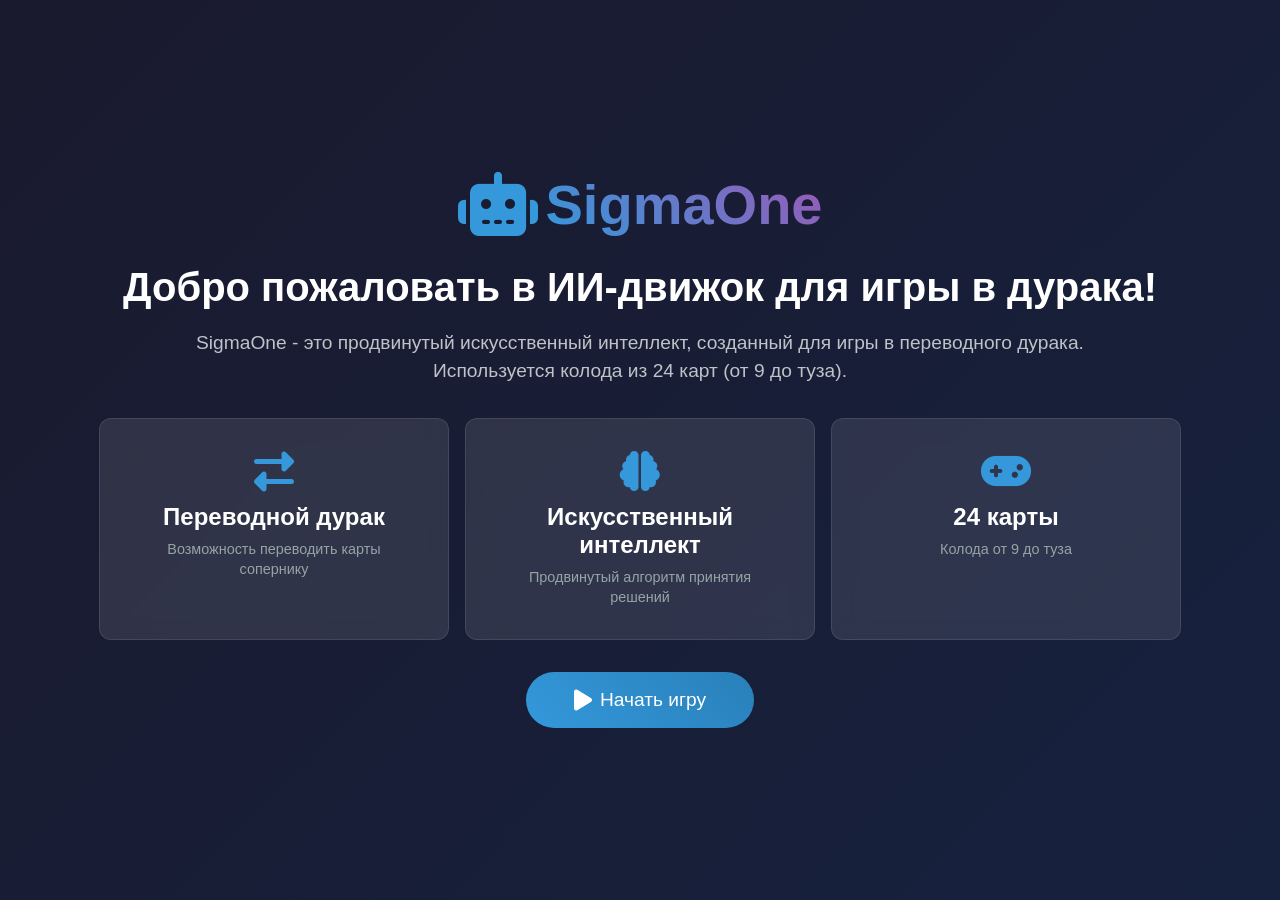
<file: assets/index.html>
<!DOCTYPE html>
<html lang="ru">
<head>
    <meta charset="UTF-8">
    <meta name="viewport" content="width=device-width, initial-scale=1.0">
    <title>SigmaOne - ИИ для игры в дурака</title>
    <link rel="stylesheet" href="/assets/style.css">
    <link rel="stylesheet" href="https://cdnjs.cloudflare.com/ajax/libs/font-awesome/6.4.0/css/all.min.css">
</head>
<body>
    <!-- Экран приветствия -->
    <div id="welcome-screen" class="screen active">
        <div class="welcome-container">
            <div class="logo">
                <i class="fas fa-robot"></i>
                <h1>SigmaOne</h1>
            </div>
            <div class="welcome-content">
                <h2>Добро пожаловать в ИИ-движок для игры в дурака!</h2>
                <p class="description">
                    SigmaOne - это продвинутый искусственный интеллект, созданный для игры в переводного дурака.
                    <br>Используется колода из 24 карт (от 9 до туза).
                </p>
                <div class="game-info">
                    <div class="info-card">
                        <i class="fas fa-exchange-alt"></i>
                        <h3>Переводной дурак</h3>
                        <p>Возможность переводить карты сопернику</p>
                    </div>
                    <div class="info-card">
                        <i class="fas fa-brain"></i>
                        <h3>Искусственный интеллект</h3>
                        <p>Продвинутый алгоритм принятия решений</p>
                    </div>
                    <div class="info-card">
                        <i class="fas fa-gamepad"></i>
                        <h3>24 карты</h3>
                        <p>Колода от 9 до туза</p>
                    </div>
                </div>
                <button id="start-game" class="btn-primary">
                    <i class="fas fa-play"></i> Начать игру
                </button>
            </div>
        </div>
    </div>

    <!-- Игровой стол -->
    <div id="game-screen" class="screen">
        <!-- Загрузочный экран -->
        <div id="loading-overlay" class="overlay hidden">
            <div class="loading-content">
                <div class="spinner"></div>
                <h3>ИИ думает...</h3>
                <div class="progress-container">
                    <div class="progress-bar" id="progress-bar"></div>
                </div>
                <p id="progress-text">Попытка 1 из 100</p>
            </div>
        </div>

        <!-- Игровой интерфейс -->
        <div class="game-container">
            <!-- Верхняя панель -->
            <div class="top-panel">
                <div class="player-info opponent-info">
                    <div class="avatar">
                        <i class="fas fa-robot"></i>
                    </div>
                    <div class="info">
                        <h3>SigmaOne AI</h3>
                        <div class="card-count" id="ai-card-count">6 карт</div>
                    </div>
                </div>

                <div class="deck-area">
                    <div class="deck-container">
                        <div class="trump-card" id="trump-card">
                            <!-- Козырная карта/эмодзи -->
                        </div>
                        <div class="deck-count" id="deck-count">24</div>
                    </div>
                    <div class="bat-pile" id="bat-pile">
                        <!-- Бито -->
                    </div>
                </div>

                <div class="game-controls">
                    <button id="surrender-btn" class="btn-secondary">
                        <i class="fas fa-flag"></i> Сдаться
                    </button>
                    <button id="new-game-btn" class="btn-secondary">
                        <i class="fas fa-redo"></i> Новая игра
                    </button>
                </div>
            </div>

            <!-- Игровой стол -->
            <div class="table">
                <div class="desk-grid" id="desk-grid">
                    <!-- 3x2 сетка для карт на столе -->
                    <div class="desk-cell" data-index="0"></div>
                    <div class="desk-cell" data-index="1"></div>
                    <div class="desk-cell" data-index="2"></div>
                    <div class="desk-cell" data-index="3"></div>
                    <div class="desk-cell" data-index="4"></div>
                    <div class="desk-cell" data-index="5"></div>
                </div>
            </div>

            <!-- Нижняя панель -->
            <div class="bottom-panel">
                <div class="player-info player-info-bottom">
                    <div class="avatar">
                        <i class="fas fa-user"></i>
                    </div>
                    <div class="info">
                        <h3>Игрок</h3>
                        <div class="card-count" id="player-card-count">6 карт</div>
                    </div>
                </div>

                <div class="hand-container" id="hand-container">
                    <!-- Карты игрока -->
                </div>

                <div class="action-buttons">
                    <button id="action-btn" class="btn-primary hidden">
                        <!-- Динамическая кнопка действия -->
                    </button>
                    <button id="transfer-btn" class="btn-secondary hidden">
                        <i class="fas fa-exchange-alt"></i> Перевести
                    </button>
                    <button id="defend-btn" class="btn-secondary hidden">
                        <i class="fas fa-shield-alt"></i> Отбить
                    </button>
                </div>
            </div>
        </div>
    </div>

    <script src="/assets/state.js"></script>
    <script src="/assets/script.js"></script>
</body>
</html>
</file>
<file: assets/style.css>
/* Обновленный адаптивный CSS */
* {
    margin: 0;
    padding: 0;
    box-sizing: border-box;
}

:root {
    --primary-color: #2c3e50;
    --secondary-color: #3498db;
    --accent-color: #e74c3c;
    --success-color: #27ae60;
    --background-color: #1a1a2e;
    --card-color: #ecf0f1;
    --text-color: #ffffff;
    --shadow: 0 4px 6px rgba(0, 0, 0, 0.3);
}

body {
    font-family: 'Segoe UI', Tahoma, Geneva, Verdana, sans-serif;
    background: linear-gradient(135deg, #1a1a2e 0%, #16213e 100%);
    color: var(--text-color);
    min-height: 100vh;
    overflow-x: hidden;
}

/* Экраны */
.screen {
    display: none;
    min-height: 100vh;
    width: 100%;
    overflow-x: hidden;
}

.screen.active {
    display: block;
}

/* Экран приветствия - ОБНОВЛЕНО */
.welcome-container {
    max-width: 100vw;
    margin: 0 auto;
    padding: 1rem;
    min-height: 100vh;
    display: flex;
    flex-direction: column;
    justify-content: center;
    align-items: center;
    overflow-y: auto;
}

.logo {
    display: flex;
    align-items: center;
    gap: 0.5rem;
    margin-bottom: 1.5rem;
    flex-wrap: wrap;
    justify-content: center;
}

.logo i {
    font-size: clamp(2.5rem, 6vw, 4rem);
    color: var(--secondary-color);
}

.logo h1 {
    font-size: clamp(2rem, 5vw, 3.5rem);
    background: linear-gradient(45deg, #3498db, #9b59b6);
    -webkit-background-clip: text;
    -webkit-text-fill-color: transparent;
    text-align: center;
}

.welcome-content {
    text-align: center;
    max-width: 90vw;
    width: 100%;
}

.welcome-content h2 {
    font-size: clamp(1.5rem, 4vw, 2.5rem);
    margin-bottom: 1rem;
    color: var(--text-color);
    line-height: 1.3;
}

.description {
    font-size: clamp(1rem, 2.5vw, 1.2rem);
    line-height: 1.5;
    margin-bottom: 2rem;
    color: #bdc3c7;
    padding: 0 1rem;
}

.game-info {
    display: flex;
    gap: 1rem;
    margin-bottom: 2rem;
    flex-wrap: wrap;
    justify-content: center;
    width: 100%;
    max-width: 1200px;
}

.info-card {
    background: rgba(255, 255, 255, 0.1);
    border-radius: 12px;
    padding: clamp(1rem, 3vw, 2rem);
    flex: 1 1 250px;
    min-width: 200px;
    max-width: 350px;
    backdrop-filter: blur(10px);
    border: 1px solid rgba(255, 255, 255, 0.1);
    transition: transform 0.3s ease;
}

.info-card:hover {
    transform: translateY(-5px);
}

.info-card i {
    font-size: clamp(1.8rem, 4vw, 2.5rem);
    color: var(--secondary-color);
    margin-bottom: 0.75rem;
}

.info-card h3 {
    font-size: clamp(1.2rem, 2.5vw, 1.5rem);
    margin-bottom: 0.5rem;
}

.info-card p {
    color: #95a5a6;
    font-size: clamp(0.8rem, 1.8vw, 0.9rem);
    line-height: 1.4;
}

.btn-primary {
    background: linear-gradient(45deg, #3498db, #2980b9);
    color: white;
    border: none;
    padding: clamp(0.75rem, 2vw, 1rem) clamp(1.5rem, 4vw, 3rem);
    font-size: clamp(1rem, 2vw, 1.2rem);
    border-radius: 50px;
    cursor: pointer;
    transition: all 0.3s ease;
    display: inline-flex;
    align-items: center;
    gap: 0.5rem;
    min-width: 200px;
    justify-content: center;
}

.btn-primary:hover {
    transform: translateY(-2px);
    box-shadow: var(--shadow);
}

.btn-primary i {
    font-size: clamp(1.2rem, 2.5vw, 1.5rem);
}

/* Игровой экран - ОБНОВЛЕНО */
.game-container {
    height: 100vh;
    max-height: 100vh;
    display: flex;
    flex-direction: column;
    background: url('assets/table.jpg') center/cover no-repeat;
    overflow: hidden;
}

/* Верхняя панель - ОБНОВЛЕНО */
.top-panel {
    display: flex;
    justify-content: space-between;
    align-items: center;
    padding: 0.5rem clamp(0.5rem, 2vw, 2rem);
    background: rgba(0, 0, 0, 0.8);
    backdrop-filter: blur(10px);
    border-bottom: 2px solid rgba(255, 255, 255, 0.1);
    flex-wrap: wrap;
    gap: 0.5rem;
    min-height: 80px;
}

.player-info {
    display: flex;
    align-items: center;
    gap: 0.5rem;
    flex: 1;
    min-width: 150px;
}

.avatar {
    width: clamp(40px, 8vw, 60px);
    height: clamp(40px, 8vw, 60px);
    border-radius: 50%;
    background: linear-gradient(45deg, #3498db, #9b59b6);
    display: flex;
    align-items: center;
    justify-content: center;
    font-size: clamp(1.2rem, 3vw, 2rem);
    flex-shrink: 0;
}

.opponent-info .avatar {
    background: linear-gradient(45deg, #e74c3c, #c0392b);
}

.info h3 {
    font-size: clamp(1rem, 2.5vw, 1.5rem);
    margin-bottom: 0.25rem;
}

.card-count {
    font-size: clamp(0.8rem, 2vw, 1.1rem);
    color: #95a5a6;
}

.deck-area {
    display: flex;
    flex-direction: column;
    align-items: center;
    gap: 0.5rem;
    flex: 1;
}

.deck-container {
    position: relative;
    width: clamp(60px, 10vw, 100px);
    height: clamp(80px, 14vw, 140px);
}

.trump-card {
    position: absolute;
    width: clamp(50px, 8vw, 70px);
    height: clamp(70px, 12vw, 100px);
    background: white;
    border-radius: 6px;
    transform: rotate(90deg);
    right: 0;
    top: 15px;
    display: flex;
    align-items: center;
    justify-content: center;
    font-size: clamp(1.2rem, 3vw, 2rem);
    box-shadow: var(--shadow);
    border: 2px solid var(--accent-color);
}

.deck-count {
    position: absolute;
    top: 0;
    left: 0;
    background: var(--accent-color);
    color: white;
    width: clamp(20px, 4vw, 30px);
    height: clamp(20px, 4vw, 30px);
    border-radius: 50%;
    display: flex;
    align-items: center;
    justify-content: center;
    font-weight: bold;
    font-size: clamp(0.7rem, 1.5vw, 1rem);
}

.bat-pile {
    width: clamp(50px, 8vw, 70px);
    height: clamp(70px, 12vw, 100px);
    background: url('assets/back.jpg') center/cover no-repeat;
    border-radius: 6px;
    box-shadow: var(--shadow);
    opacity: 0;
    transition: opacity 0.3s ease;
}

.bat-pile.visible {
    opacity: 1;
}

.game-controls {
    display: flex;
    gap: 0.5rem;
    flex: 1;
    justify-content: flex-end;
    flex-wrap: wrap;
}

/* Игровой стол - ОБНОВЛЕНО */
.table {
    flex: 1;
    display: flex;
    align-items: center;
    justify-content: center;
    padding: 1rem;
    overflow: hidden;
}

.desk-grid {
    display: grid;
    grid-template-columns: repeat(2, 1fr);
    grid-template-rows: repeat(3, 1fr);
    gap: clamp(0.5rem, 1.5vw, 1rem);
    width: 100%;
    max-width: min(600px, 90vw);
    height: min(400px, 60vh);
    position: relative;
}

.desk-cell {
    background: rgba(255, 255, 255, 0.05);
    border-radius: 8px;
    border: 2px dashed rgba(255, 255, 255, 0.1);
    position: relative;
    overflow: visible;
}

/* Нижняя панель - ОБНОВЛЕНО */
.bottom-panel {
    display: flex;
    justify-content: space-between;
    align-items: center;
    padding: 0.5rem clamp(0.5rem, 2vw, 2rem);
    background: rgba(0, 0, 0, 0.8);
    backdrop-filter: blur(10px);
    border-top: 2px solid rgba(255, 255, 255, 0.1);
    flex-wrap: wrap;
    gap: 0.5rem;
    min-height: 120px;
}

.player-info-bottom .avatar {
    background: linear-gradient(45deg, #2ecc71, #27ae60);
}

.hand-container {
    display: flex;
    gap: 0.5rem;
    padding: 0.5rem;
    min-height: clamp(100px, 15vh, 140px);
    align-items: center;
    overflow-x: auto;
    overflow-y: hidden;
    max-width: min(800px, 70vw);
    scrollbar-width: thin;
    scrollbar-color: var(--secondary-color) rgba(255, 255, 255, 0.1);
}

.hand-container::-webkit-scrollbar {
    height: 6px;
}

.hand-container::-webkit-scrollbar-track {
    background: rgba(255, 255, 255, 0.1);
    border-radius: 3px;
}

.hand-container::-webkit-scrollbar-thumb {
    background: var(--secondary-color);
    border-radius: 3px;
}

.card {
    width: clamp(60px, 10vw, 80px);
    height: clamp(90px, 15vw, 120px);
    border-radius: 6px;
    cursor: pointer;
    transition: all 0.3s ease;
    position: relative;
    box-shadow: var(--shadow);
    flex-shrink: 0;
}

.card:hover {
    transform: translateY(-10px);
}

.card.selected {
    transform: translateY(-20px);
    box-shadow: 0 8px 20px rgba(231, 76, 60, 0.5);
}

.card.back {
    background: url('assets/back.jpg') center/cover no-repeat;
}

.card-front {
    width: 100%;
    height: 100%;
    background: white;
    border-radius: 6px;
    position: relative;
    display: flex;
    flex-direction: column;
    align-items: center;
    justify-content: center;
    color: black;
    font-weight: bold;
    font-size: clamp(1rem, 2.5vw, 1.5rem);
}

.card-value {
    position: absolute;
    top: 3px;
    left: 3px;
    font-size: clamp(0.8rem, 2vw, 1.2rem);
}

.card-suit {
    font-size: clamp(1.2rem, 3vw, 2rem);
}

.action-buttons {
    display: flex;
    gap: 0.5rem;
    flex-wrap: wrap;
    justify-content: center;
}

.btn-secondary {
    background: rgba(255, 255, 255, 0.1);
    color: white;
    border: 1px solid rgba(255, 255, 255, 0.2);
    padding: clamp(0.5rem, 1.5vw, 0.75rem) clamp(1rem, 2.5vw, 1.5rem);
    border-radius: 50px;
    cursor: pointer;
    transition: all 0.3s ease;
    display: flex;
    align-items: center;
    gap: 0.3rem;
    font-size: clamp(0.8rem, 1.8vw, 1rem);
    min-width: 120px;
    justify-content: center;
}

.btn-secondary:hover {
    background: rgba(255, 255, 255, 0.2);
}

.btn-secondary i {
    font-size: clamp(0.9rem, 2vw, 1.2rem);
}

/* Загрузочный оверлей - ОБНОВЛЕНО */
.overlay {
    position: fixed;
    top: 0;
    left: 0;
    width: 100%;
    height: 100%;
    background: rgba(0, 0, 0, 0.9);
    display: flex;
    align-items: center;
    justify-content: center;
    z-index: 1000;
}

.overlay.hidden {
    display: none;
}

.loading-content {
    text-align: center;
    max-width: min(400px, 90vw);
    padding: clamp(1rem, 3vw, 2rem);
    background: rgba(255, 255, 255, 0.1);
    border-radius: 15px;
    backdrop-filter: blur(10px);
}

.spinner {
    width: clamp(40px, 8vw, 60px);
    height: clamp(40px, 8vw, 60px);
    border: 3px solid rgba(255, 255, 255, 0.1);
    border-top: 3px solid var(--secondary-color);
    border-radius: 50%;
    animation: spin 1s linear infinite;
    margin: 0 auto clamp(1rem, 2vw, 2rem);
}

@keyframes spin {
    0% { transform: rotate(0deg); }
    100% { transform: rotate(360deg); }
}

.loading-content h3 {
    font-size: clamp(1.2rem, 3vw, 1.8rem);
    margin-bottom: 1rem;
}

.progress-container {
    width: 100%;
    height: clamp(12px, 2vw, 20px);
    background: rgba(255, 255, 255, 0.1);
    border-radius: 6px;
    overflow: hidden;
    margin: 1rem 0;
}

.progress-bar {
    height: 100%;
    background: linear-gradient(90deg, #3498db, #9b59b6);
    width: 0%;
    transition: width 0.3s ease;
}

#progress-text {
    color: #95a5a6;
    font-size: clamp(0.7rem, 1.5vw, 0.9rem);
}

/* Карты на столе */
.desk-card {
    position: absolute;
    width: clamp(60px, 10vw, 80px);
    height: clamp(90px, 15vw, 120px);
    border-radius: 6px;
    box-shadow: var(--shadow);
    transition: all 0.3s ease;
}

.desk-card.attack {
    bottom: 5px;
    left: 5px;
    z-index: 1;
}

.desk-card.defend {
    top: 5px;
    right: 5px;
    z-index: 2;
}

/* Адаптивность - ДОПОЛНЕНО */
@media (max-width: 1200px) {
    .game-info {
        flex-direction: row;
        gap: 1rem;
    }

    .info-card {
        flex: 1 1 calc(33.333% - 1rem);
        min-width: 180px;
    }
}

@media (max-width: 992px) {
    .top-panel, .bottom-panel {
        flex-direction: column;
        gap: 1rem;
        padding: 1rem;
    }

    .player-info, .game-controls {
        width: 100%;
        justify-content: center;
    }

    .deck-area {
        order: -1;
        margin-bottom: 1rem;
    }

    .hand-container {
        max-width: 90vw;
        order: 2;
        margin: 0.5rem 0;
    }

    .action-buttons {
        order: 3;
        width: 100%;
        justify-content: center;
    }

    .desk-grid {
        grid-template-columns: repeat(2, 1fr);
        grid-template-rows: repeat(3, 1fr);
        height: min(350px, 50vh);
    }
}

@media (max-width: 768px) {
    .game-info {
        flex-direction: column;
        align-items: center;
    }

    .info-card {
        width: 100%;
        max-width: 300px;
        flex: none;
    }

    .desk-grid {
        width: 100%;
        height: min(300px, 45vh);
        gap: 0.5rem;
    }

    .card {
        width: 55px;
        height: 82px;
    }

    .hand-container {
        min-height: 100px;
        padding: 0.5rem;
    }

    .btn-primary, .btn-secondary {
        min-width: 140px;
        padding: 0.6rem 1.2rem;
    }
}

@media (max-width: 480px) {
    .welcome-container {
        padding: 0.5rem;
    }

    .logo {
        flex-direction: column;
        text-align: center;
        gap: 0.5rem;
    }

    .welcome-content h2 {
        font-size: 1.3rem;
        margin-bottom: 0.5rem;
    }

    .description {
        font-size: 0.9rem;
        padding: 0;
    }

    .info-card {
        padding: 1rem;
        min-width: 100%;
    }

    .desk-grid {
        grid-template-columns: 1fr;
        grid-template-rows: repeat(6, 1fr);
        height: min(400px, 60vh);
    }

    .card {
        width: 50px;
        height: 75px;
    }

    .avatar {
        width: 35px;
        height: 35px;
        font-size: 1.2rem;
    }

    .info h3 {
        font-size: 0.9rem;
    }

    .card-count {
        font-size: 0.7rem;
    }

    .btn-primary, .btn-secondary {
        min-width: 120px;
        font-size: 0.9rem;
        padding: 0.5rem 1rem;
    }

    .hand-container {
        max-width: 95vw;
        min-height: 90px;
    }
}

/* Для очень маленьких высот экрана */
@media (max-height: 600px) {
    .welcome-container {
        justify-content: flex-start;
        padding-top: 2rem;
    }

    .game-container {
        height: 100vh;
    }

    .desk-grid {
        height: min(250px, 40vh);
    }

    .hand-container {
        min-height: 80px;
    }

    .card {
        width: 45px;
        height: 67px;
    }
}

/* Для очень широких экранов */
@media (min-width: 1920px) {
    .welcome-container {
        max-width: 1600px;
    }

    .game-container {
        max-width: 1800px;
        margin: 0 auto;
    }

    .desk-grid {
        max-width: 800px;
        height: 500px;
    }

    .card {
        width: 90px;
        height: 135px;
    }
}

/* Поддержка ландшафтной ориентации на мобильных */
@media (max-height: 500px) and (orientation: landscape) {
    .welcome-container {
        flex-direction: row;
        gap: 2rem;
    }

    .logo {
        margin-bottom: 0;
    }

    .game-info {
        flex-direction: row;
        margin-bottom: 1rem;
    }

    .info-card {
        flex: 1 1 200px;
        padding: 1rem;
    }

    .table {
        padding: 0.5rem;
    }

    .desk-grid {
        height: min(200px, 70vh);
    }
}
</file>
